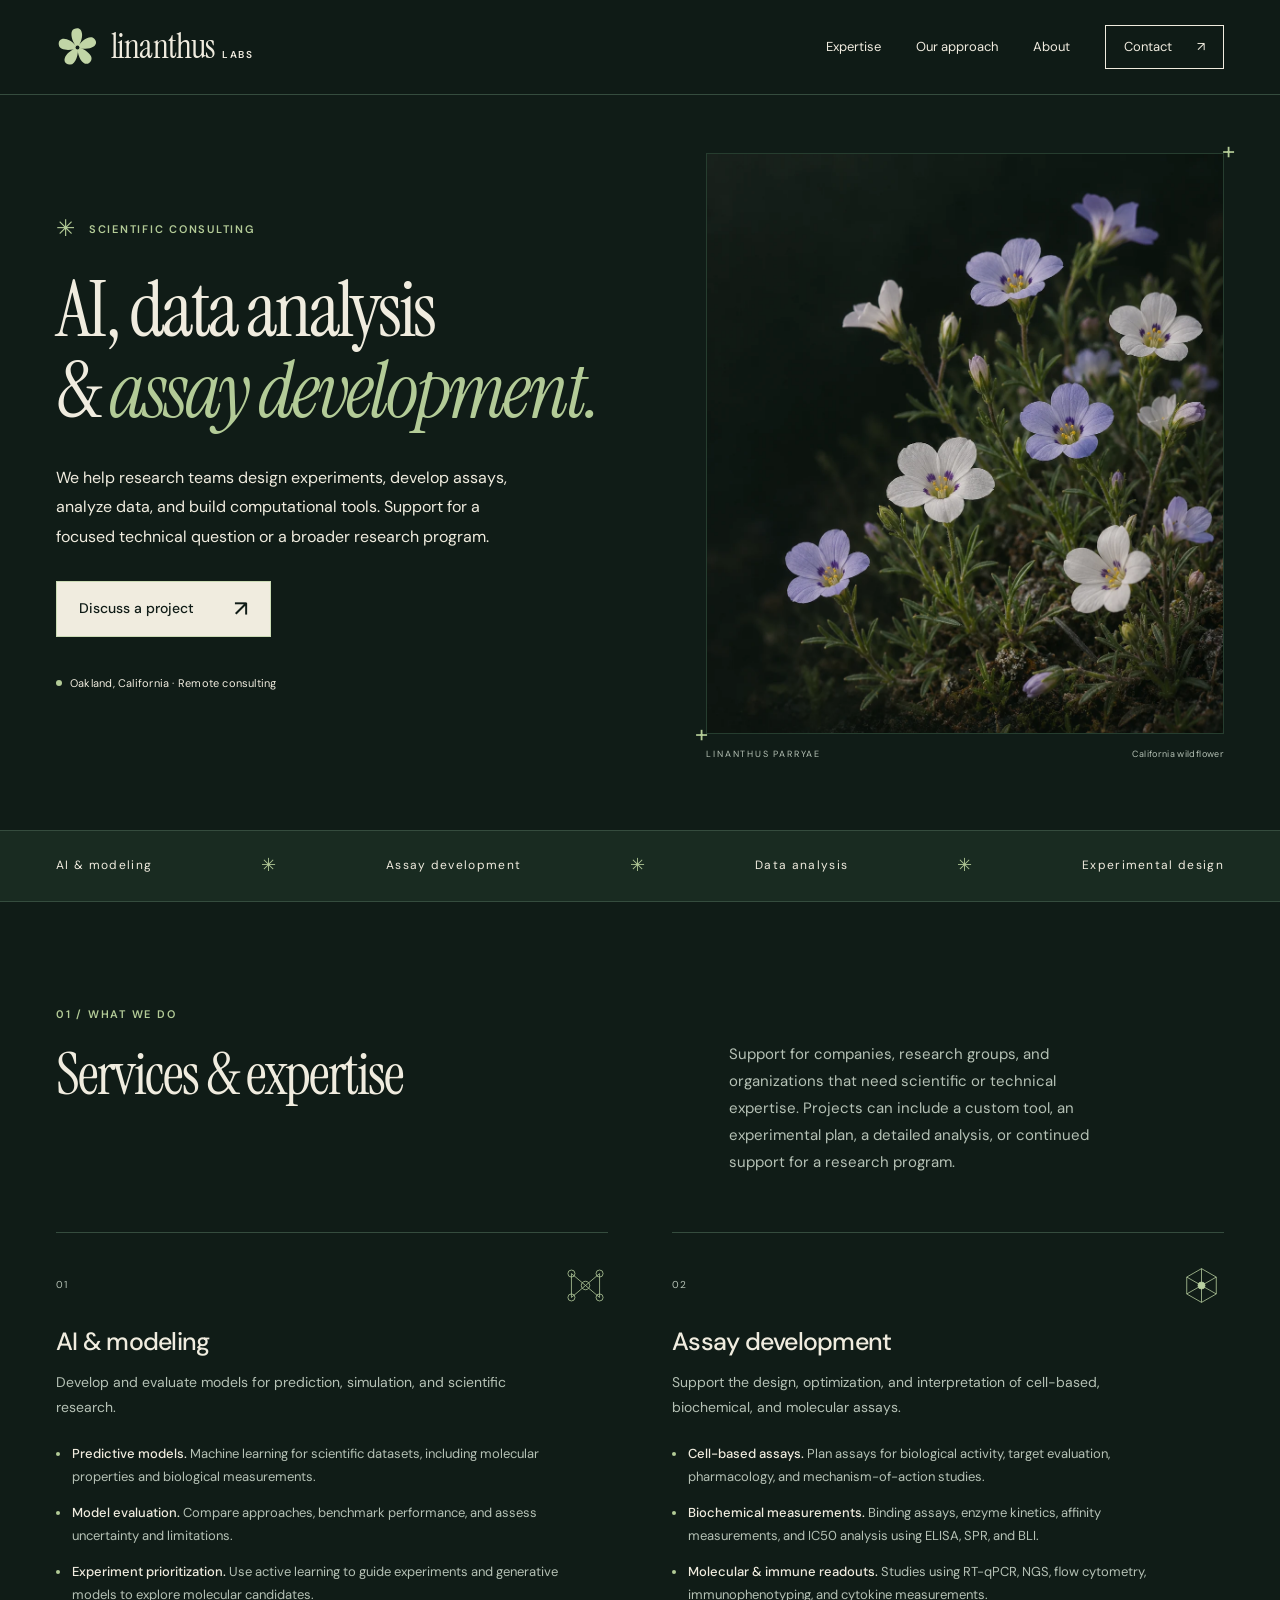
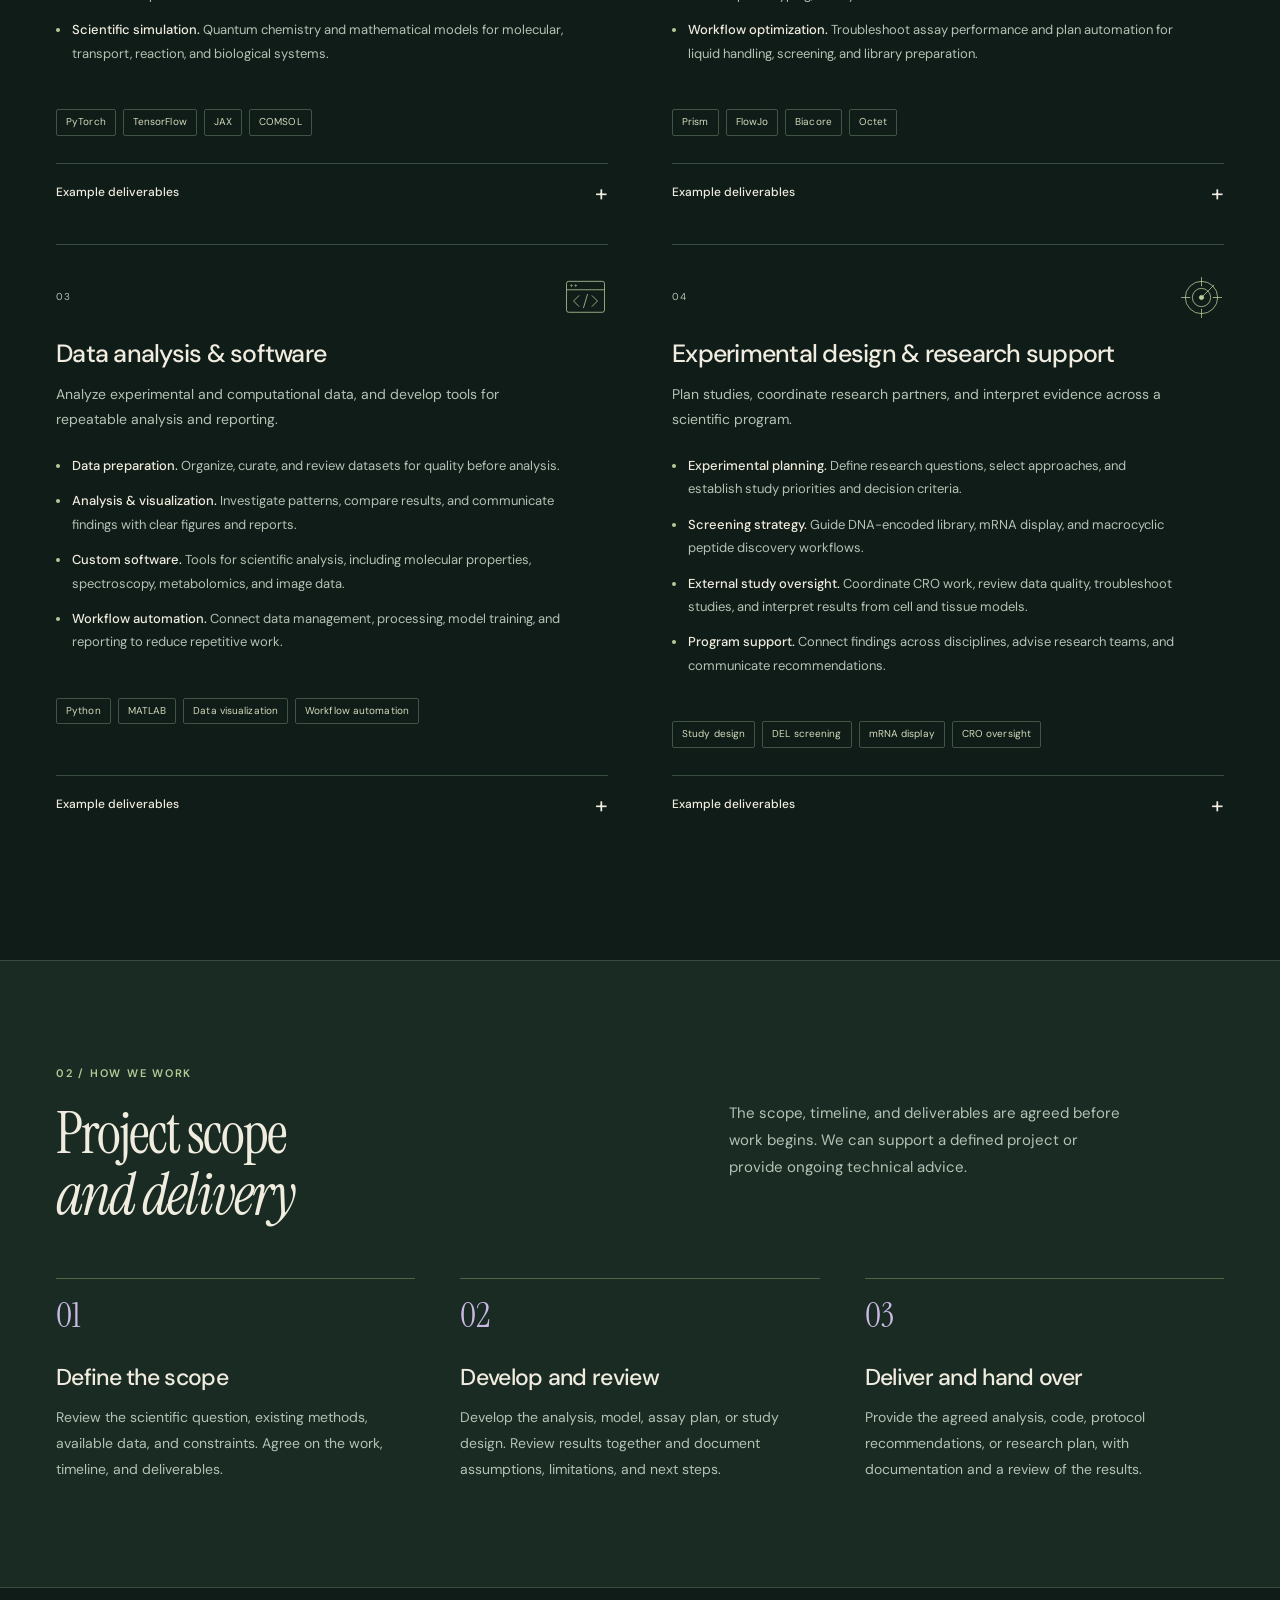
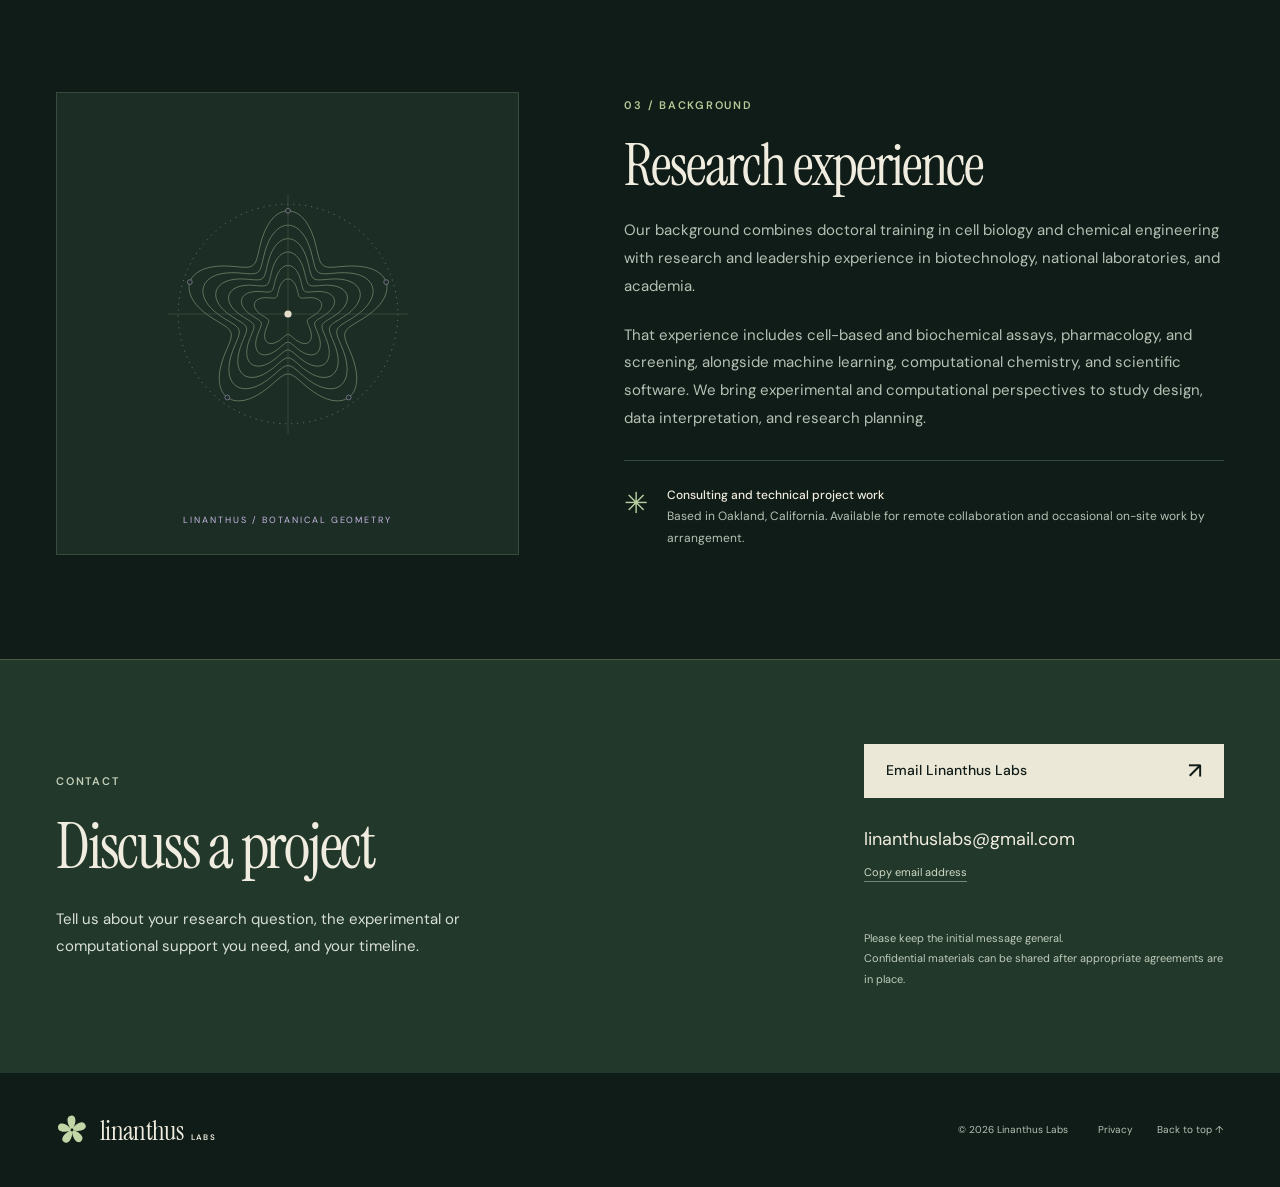
<file: docs/index.html>
<!doctype html>
<html lang="en">
<head>
  <meta charset="utf-8">
  <meta name="viewport" content="width=device-width, initial-scale=1">
  <meta name="theme-color" content="#101c17">
  <title>Linanthus Labs | AI, data analysis &amp; assay development</title>
  <meta name="description" content="Scientific consulting in AI, data analysis, assay development, and experimental design. Based in Oakland, California.">
  <link rel="canonical" href="https://linanthus.com/">
  <meta property="og:type" content="website">
  <meta property="og:site_name" content="Linanthus Labs">
  <meta property="og:title" content="Linanthus Labs | AI, data analysis &amp; assay development">
  <meta property="og:description" content="AI, data analysis, assay development, and research support. Based in Oakland, California.">
  <meta property="og:url" content="https://linanthus.com/">
  <meta property="og:image" content="https://linanthus.com/assets/social-card.png">
  <meta property="og:image:width" content="1200">
  <meta property="og:image:height" content="630">
  <meta property="og:image:alt" content="Linanthus Labs: AI, data analysis and assay development. Cream and lavender flowers on a dark forest-green background.">
  <meta name="twitter:card" content="summary_large_image">
  <link rel="icon" href="assets/mark.svg" type="image/svg+xml">
  <link rel="apple-touch-icon" href="assets/apple-touch-icon.png">
  <link rel="preload" href="assets/fonts/instrument-serif-regular.woff" as="font" type="font/woff" crossorigin>
  <link rel="stylesheet" href="styles.css">
  <script src="script.js" defer></script>
</head>
<body>
  <a class="skip-link" href="#main">Skip to content</a>
  <header class="site-header">
    <div class="shell header-inner">
      <a href="./" class="brand" aria-label="Linanthus Labs home">
        <img src="assets/mark.svg" width="43" height="43" alt="">
        <span>linanthus<span class="brand-labs">LABS</span></span>
      </a>
      <button class="menu-toggle" type="button" aria-controls="navigation" aria-expanded="false">Menu <span aria-hidden="true">+</span></button>
      <nav class="navigation" id="navigation" aria-label="Main navigation">
        <a href="#expertise">Expertise</a>
        <a href="#approach">Our approach</a>
        <a href="#about">About</a>
        <a href="#contact" class="nav-contact">Contact <span aria-hidden="true">↗</span></a>
      </nav>
    </div>
  </header>
  <main id="main">
    <section class="hero shell" aria-labelledby="hero-heading">
      <div class="hero-copy">
        <p class="eyebrow"><span class="small-star" aria-hidden="true">✳</span> SCIENTIFIC CONSULTING</p>
        <h1 id="hero-heading">AI, data analysis<br>&amp; <em>assay development.</em></h1>
        <p class="hero-description">We help research teams design experiments, develop assays, analyze data, and build computational tools. Support for a focused technical question or a broader research program.</p>
        <a class="button button-dark" href="#contact">Discuss a project <span aria-hidden="true">↗</span></a>
        <p class="hero-location"><span class="location-dot" aria-hidden="true"></span> Oakland, California · Remote consulting</p>
      </div>
      <figure class="hero-art">
        <div class="art-image-wrap"><img class="botanical" src="assets/linanthus-dark.webp" width="1122" height="1402" alt="Cream and lavender Linanthus flowers with fine green foliage on a dark forest-green background." fetchpriority="high"></div>
        <span class="art-cross cross-top" aria-hidden="true">+</span><span class="art-cross cross-bottom" aria-hidden="true">+</span>
        <figcaption><span>LINANTHUS PARRYAE</span><span>California wildflower</span></figcaption>
      </figure>
    </section>
    <div class="discipline-band"><div class="shell discipline-inner">
<span>AI &amp; modeling</span><span aria-hidden="true">✳</span><span>Assay development</span><span aria-hidden="true">✳</span><span>Data analysis</span><span aria-hidden="true">✳</span><span>Experimental design</span>
</div></div>
    <section class="expertise section-pad shell" id="expertise" aria-labelledby="expertise-heading">
      <div class="section-heading">
        <div>
<p class="eyebrow">01 / WHAT WE DO</p>
<h2 id="expertise-heading">Services &amp; expertise</h2>
</div>
        <p>Support for companies, research groups, and organizations that need scientific or technical expertise. Projects can include a custom tool, an experimental plan, a detailed analysis, or continued support for a research program.</p>
      </div>
      <div class="capabilities">
        <article class="capability">
          <div class="capability-top"><span class="service-number">01</span><svg viewbox="0 0 64 64" aria-hidden="true"><path d="m12 15 20 17 20-17M12 49l20-17 20 17M12 15v34M52 15v34"></path><circle cx="12" cy="15" r="5"></circle><circle cx="52" cy="15" r="5"></circle><circle cx="32" cy="32" r="6"></circle><circle cx="12" cy="49" r="5"></circle><circle cx="52" cy="49" r="5"></circle></svg></div>
          <h3>AI &amp; modeling</h3>
          <p>Develop and evaluate models for prediction, simulation, and scientific research.</p>
          <ul class="skill-list">
              <li><strong>Predictive models.</strong> Machine learning for scientific datasets, including molecular properties and biological measurements.</li>
              <li><strong>Model evaluation.</strong> Compare approaches, benchmark performance, and assess uncertainty and limitations.</li>
              <li><strong>Experiment prioritization.</strong> Use active learning to guide experiments and generative models to explore molecular candidates.</li>
              <li><strong>Scientific simulation.</strong> Quantum chemistry and mathematical models for molecular, transport, reaction, and biological systems.</li>
          </ul>
          <ul class="tags" aria-label="Selected methods and tools"><li>PyTorch</li><li>TensorFlow</li><li>JAX</li><li>COMSOL</li></ul>
          <details><summary>Example deliverables <span aria-hidden="true">+</span></summary><div class="detail-body"><p>Feasibility assessment, model benchmark, trained prototype, prioritized experiment list, or documented simulation.</p></div></details>
        </article>
        <article class="capability">
          <div class="capability-top"><span class="service-number">02</span><svg viewbox="0 0 64 64" aria-hidden="true"><path d="m32 8 21 12v24L32 56 11 44V20Z M32 8v24m21-12L32 32 11 20m21 12v24M11 44l21-12 21 12"></path><circle cx="32" cy="32" r="5" class="icon-solid"></circle></svg></div>
          <h3>Assay development</h3>
          <p>Support the design, optimization, and interpretation of cell-based, biochemical, and molecular assays.</p>
          <ul class="skill-list">
              <li><strong>Cell-based assays.</strong> Plan assays for biological activity, target evaluation, pharmacology, and mechanism-of-action studies.</li>
              <li><strong>Biochemical measurements.</strong> Binding assays, enzyme kinetics, affinity measurements, and IC50 analysis using ELISA, SPR, and BLI.</li>
              <li><strong>Molecular &amp; immune readouts.</strong> Studies using RT-qPCR, NGS, flow cytometry, immunophenotyping, and cytokine measurements.</li>
              <li><strong>Workflow optimization.</strong> Troubleshoot assay performance and plan automation for liquid handling, screening, and library preparation.</li>
          </ul>
          <ul class="tags" aria-label="Selected methods and tools"><li>Prism</li><li>FlowJo</li><li>Biacore</li><li>Octet</li></ul>
          <details><summary>Example deliverables <span aria-hidden="true">+</span></summary><div class="detail-body"><p>Assay development plan, optimization strategy, troubleshooting assessment, acceptance criteria, or interpretation of assay results.</p></div></details>
        </article>
        <article class="capability">
          <div class="capability-top"><span class="service-number">03</span><svg viewbox="0 0 64 64" aria-hidden="true"><rect x="5" y="9" width="54" height="44" rx="3"></rect><path d="M5 21h54M23 29l-8 8 8 8M41 29l8 8-8 8M35 27l-6 20"></path><circle cx="12" cy="15" r="1"></circle><circle cx="18" cy="15" r="1"></circle></svg></div>
          <h3>Data analysis &amp; software</h3>
          <p>Analyze experimental and computational data, and develop tools for repeatable analysis and reporting.</p>
          <ul class="skill-list">
              <li><strong>Data preparation.</strong> Organize, curate, and review datasets for quality before analysis.</li>
              <li><strong>Analysis &amp; visualization.</strong> Investigate patterns, compare results, and communicate findings with clear figures and reports.</li>
              <li><strong>Custom software.</strong> Tools for scientific analysis, including molecular properties, spectroscopy, metabolomics, and image data.</li>
              <li><strong>Workflow automation.</strong> Connect data management, processing, model training, and reporting to reduce repetitive work.</li>
          </ul>
          <ul class="tags" aria-label="Selected methods and tools"><li>Python</li><li>MATLAB</li><li>Data visualization</li><li>Workflow automation</li></ul>
          <details><summary>Example deliverables <span aria-hidden="true">+</span></summary><div class="detail-body"><p>Analysis report, custom software tool, reproducible processing pipeline, automated report, or documented code with handoff.</p></div></details>
        </article>
        <article class="capability">
          <div class="capability-top"><span class="service-number">04</span><svg viewbox="0 0 64 64" aria-hidden="true"><circle cx="32" cy="32" r="23"></circle><circle cx="32" cy="32" r="13"></circle><path d="M32 3v13M32 48v13M3 32h13M48 32h13M32 32l18-18"></path><circle cx="32" cy="32" r="3" class="icon-solid"></circle></svg></div>
          <h3>Experimental design &amp; research support</h3>
          <p>Plan studies, coordinate research partners, and interpret evidence across a scientific program.</p>
          <ul class="skill-list">
              <li><strong>Experimental planning.</strong> Define research questions, select approaches, and establish study priorities and decision criteria.</li>
              <li><strong>Screening strategy.</strong> Guide DNA-encoded library, mRNA display, and macrocyclic peptide discovery workflows.</li>
              <li><strong>External study oversight.</strong> Coordinate CRO work, review data quality, troubleshoot studies, and interpret results from cell and tissue models.</li>
              <li><strong>Program support.</strong> Connect findings across disciplines, advise research teams, and communicate recommendations.</li>
          </ul>
          <ul class="tags" aria-label="Selected methods and tools"><li>Study design</li><li>DEL screening</li><li>mRNA display</li><li>CRO oversight</li></ul>
          <details><summary>Example deliverables <span aria-hidden="true">+</span></summary><div class="detail-body"><p>Experimental plan, screening strategy, external study scope, data-review report, or ongoing scientific guidance.</p></div></details>
        </article>
      </div>
    </section>
    <section class="approach section-pad" id="approach" aria-labelledby="approach-heading">
      <div class="shell">
        <div class="section-heading">
<div>
<p class="eyebrow">02 / HOW WE WORK</p>
<h2 id="approach-heading">Project scope<br><em>and delivery</em>
</h2>
</div>
<p>The scope, timeline, and deliverables are agreed before work begins. We can support a defined project or provide ongoing technical advice.</p>
</div>
        <ol class="process">
          <li>
<span class="process-number">01</span><h3>Define the scope</h3>
<p>Review the scientific question, existing methods, available data, and constraints. Agree on the work, timeline, and deliverables.</p>
</li>
          <li>
<span class="process-number">02</span><h3>Develop and review</h3>
<p>Develop the analysis, model, assay plan, or study design. Review results together and document assumptions, limitations, and next steps.</p>
</li>
          <li>
<span class="process-number">03</span><h3>Deliver and hand over</h3>
<p>Provide the agreed analysis, code, protocol recommendations, or research plan, with documentation and a review of the results.</p>
</li>
        </ol>
      </div>
    </section>
    <section class="about section-pad shell" id="about" aria-labelledby="about-heading">
      <div class="about-art" aria-hidden="true">
<img src="assets/field-mark.svg" width="500" height="500" alt="" loading="lazy"><span>LINANTHUS / BOTANICAL GEOMETRY</span>
</div>
      <div class="about-copy">
<p class="eyebrow">03 / BACKGROUND</p>
<h2 id="about-heading">Research experience</h2>
<p>Our background combines doctoral training in cell biology and chemical engineering with research and leadership experience in biotechnology, national laboratories, and academia.</p>
<p>That experience includes cell-based and biochemical assays, pharmacology, and screening, alongside machine learning, computational chemistry, and scientific software. We bring experimental and computational perspectives to study design, data interpretation, and research planning.</p>
<div class="about-note">
<span aria-hidden="true">✳</span><p><strong>Consulting and technical project work</strong><br>Based in Oakland, California. Available for remote collaboration and occasional on-site work by arrangement.</p>
</div>
</div>
    </section>
    <section class="contact" id="contact" aria-labelledby="contact-heading">
      <div class="shell contact-inner">
<div>
<p class="eyebrow">CONTACT</p>
<h2 id="contact-heading">Discuss a project</h2>
<p>Tell us about your research question, the experimental or computational support you need, and your timeline.</p>
</div>
<div class="contact-action">
<a class="button button-light" href="mailto:linanthuslabs@gmail.com?subject=Project%20inquiry%20%7C%20Linanthus%20Labs">Email Linanthus Labs <span aria-hidden="true">↗</span></a><a class="email-link" href="mailto:linanthuslabs@gmail.com">linanthuslabs@gmail.com</a><button class="copy-email" data-email="linanthuslabs@gmail.com" type="button" hidden>Copy email address</button><p class="copy-status" role="status" aria-live="polite"></p>
<p class="contact-note">Please keep the initial message general.<br>Confidential materials can be shared after appropriate agreements are in place.</p>
</div>
</div>
    </section>
  </main>
  <footer class="site-footer shell"><a href="./" class="brand footer-brand" aria-label="Linanthus Labs home"><img src="assets/mark.svg" width="32" height="32" alt=""><span>linanthus<span class="brand-labs">LABS</span></span></a><span class="footer-copyright">© <span id="year">2026</span> Linanthus Labs</span><div class="footer-links">
<a href="privacy.html">Privacy</a><a href="#main">Back to top <span aria-hidden="true">↑</span></a>
</div></footer>
</body>
</html>
</file>
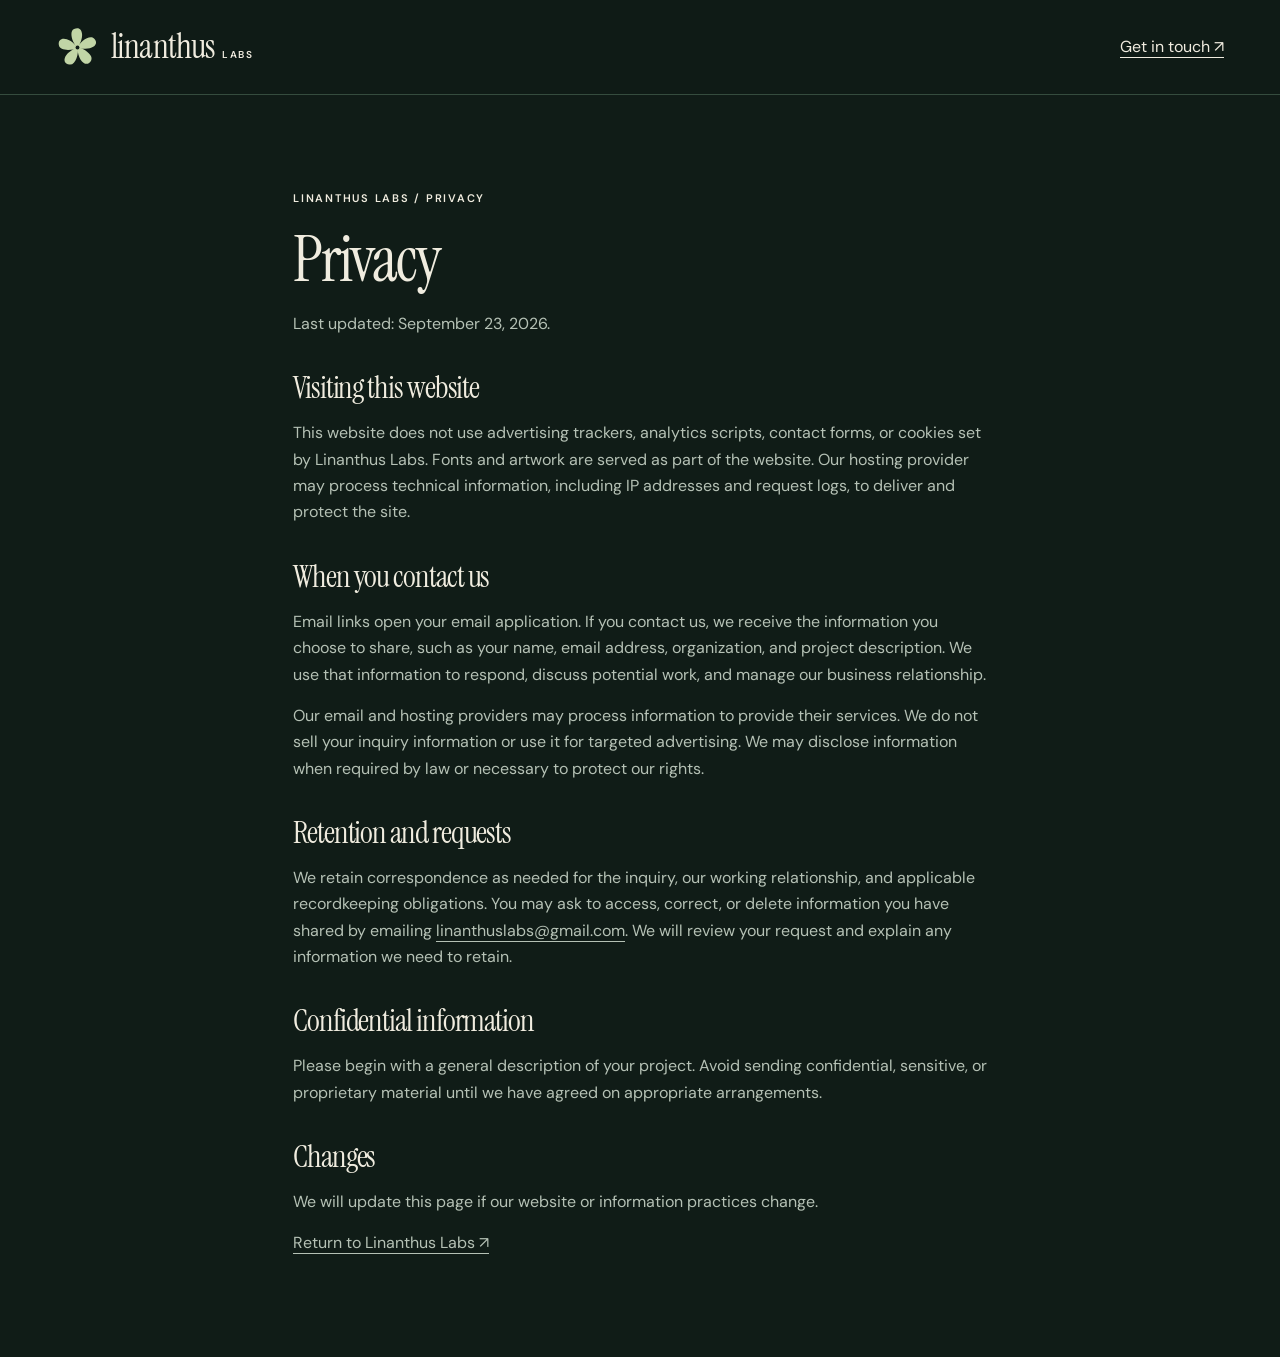
<file: docs/privacy.html>
<!doctype html>
<html lang="en"><head><meta charset="utf-8"><meta name="viewport" content="width=device-width, initial-scale=1"><meta name="theme-color" content="#101c17"><title>Privacy | Linanthus Labs</title><meta name="description" content="How Linanthus Labs handles information shared through this website and email."><link rel="canonical" href="https://linanthus.com/privacy.html"><link rel="icon" href="assets/mark.svg" type="image/svg+xml"><link rel="stylesheet" href="styles.css"></head>
<body><a class="skip-link" href="#main">Skip to content</a><header class="site-header"><div class="shell header-inner"><a href="./" class="brand" aria-label="Linanthus Labs home"><img src="assets/mark.svg" width="43" height="43" alt=""><span>linanthus<span class="brand-labs">LABS</span></span></a><a href="./#contact">Get in touch ↗</a></div></header>
<main class="prose" id="main"><p class="eyebrow">LINANTHUS LABS / PRIVACY</p><h1>Privacy</h1><p>Last updated: September 23, 2026.</p>
<h2>Visiting this website</h2><p>This website does not use advertising trackers, analytics scripts, contact forms, or cookies set by Linanthus Labs. Fonts and artwork are served as part of the website. Our hosting provider may process technical information, including IP addresses and request logs, to deliver and protect the site.</p>
<h2>When you contact us</h2><p>Email links open your email application. If you contact us, we receive the information you choose to share, such as your name, email address, organization, and project description. We use that information to respond, discuss potential work, and manage our business relationship.</p><p>Our email and hosting providers may process information to provide their services. We do not sell your inquiry information or use it for targeted advertising. We may disclose information when required by law or necessary to protect our rights.</p>
<h2>Retention and requests</h2><p>We retain correspondence as needed for the inquiry, our working relationship, and applicable recordkeeping obligations. You may ask to access, correct, or delete information you have shared by emailing <a href="mailto:linanthuslabs@gmail.com">linanthuslabs@gmail.com</a>. We will review your request and explain any information we need to retain.</p>
<h2>Confidential information</h2><p>Please begin with a general description of your project. Avoid sending confidential, sensitive, or proprietary material until we have agreed on appropriate arrangements.</p><h2>Changes</h2><p>We will update this page if our website or information practices change.</p><p><a href="./">Return to Linanthus Labs ↗</a></p></main></body></html>
</file>
<file: docs/styles.css>
@font-face{font-family:Instrument Serif;font-style:normal;font-weight:400;font-display:swap;src:url(assets/fonts/instrument-serif-regular.woff) format('woff')}
@font-face{font-family:Instrument Serif;font-style:italic;font-weight:400;font-display:swap;src:url(assets/fonts/instrument-serif-italic.woff) format('woff')}
@font-face{font-family:DM Sans;font-style:normal;font-weight:400 700;font-display:swap;src:url(assets/fonts/dm-sans.woff) format('woff')}
:root{--paper:#101c17;--ink:#f0ecdf;--muted:#b5c1b5;--line:#354c3e;--lavender:#c9b7e4;--cream:#f4efdf;--sage:#b3cb97;color-scheme:dark;--serif:'Instrument Serif',Georgia,serif;--sans:'DM Sans',Arial,sans-serif}
*{box-sizing:border-box}html{scroll-behavior:smooth;scroll-padding-top:110px}body{margin:0;background:var(--paper);color:var(--ink);font-family:var(--sans);font-size:16px;line-height:1.65;-webkit-font-smoothing:antialiased}a{color:inherit;text-underline-offset:5px}button{font:inherit}button,a,summary{-webkit-tap-highlight-color:transparent}a:focus-visible,button:focus-visible,summary:focus-visible{outline:3px solid #c9b7e4;outline-offset:6px;border-radius:2px}img{max-width:100%;display:block}h1,h2,h3,p,figure{margin:0}h1,h2{font-family:var(--serif);font-weight:400;letter-spacing:-.035em}h1 em,h2 em{font-weight:400}h3{font-weight:500;letter-spacing:-.03em;line-height:1.2}.shell{width:min(1280px,calc(100% - 112px));margin-inline:auto}.section-pad{padding-block:104px}.eyebrow{font-size:11px;letter-spacing:.16em;font-weight:600;line-height:1.5}.skip-link{position:fixed;top:12px;left:12px;z-index:20;transform:translateY(-200%);background:var(--ink);color:var(--paper);padding:12px 20px}.skip-link:focus{transform:translateY(0)}.site-header{position:sticky;top:0;z-index:10;background:rgba(16,28,23,.96);backdrop-filter:blur(14px);border-bottom:1px solid var(--line)}.header-inner{display:flex;align-items:center;justify-content:space-between;min-height:94px;gap:24px}.brand{display:flex;align-items:center;gap:12px;text-decoration:none;font-family:var(--serif);font-size:34px;letter-spacing:-.025em;line-height:1}.brand>span{display:flex;align-items:baseline;gap:8px}.brand-labs{font-family:var(--sans);font-size:10px;letter-spacing:.15em;font-weight:600}.navigation{display:flex;align-items:center;gap:35px;font-size:13px}.navigation a{text-decoration:none}.navigation a:hover{text-decoration:underline}.navigation .nav-contact{border:1px solid var(--ink);padding:10px 18px;display:flex;gap:25px}.nav-contact:hover{background:var(--ink);color:var(--paper);text-decoration:none!important}.menu-toggle{display:none}.hero{display:grid;grid-template-columns:1.15fr 1fr;align-items:center;gap:55px;padding-block:54px 64px;min-height:735px}.hero-copy{padding:6px 0 12px}.hero .eyebrow{display:flex;align-items:center;gap:12px;margin-bottom:29px}.small-star{font-size:23px;font-weight:400;line-height:1}h1{font-size:clamp(56px,6.1vw,88px);line-height:1.04;letter-spacing:-.035em;white-space:normal}h1 em{color:#b3cb97}.hero-description{font-size:16px;line-height:1.85;max-width:470px;margin-top:31px}.button{display:inline-flex;align-items:center;justify-content:space-between;gap:40px;padding:15px 22px;text-decoration:none;font-weight:500;font-size:14px;min-height:54px;transition:background .2s,transform .2s}.button span{font-size:22px;line-height:1}.button:hover{transform:translateY(-2px)}.button-dark{background:var(--ink);color:var(--paper);margin-top:30px}.button-dark:hover{background:#d5e2c4}.hero-location{margin-top:37px;font-size:11px;letter-spacing:.02em;display:flex;align-items:center;gap:8px}.location-dot{width:6px;height:6px;display:inline-block;border-radius:50%;background:#b3cb97}.hero-art{position:relative;align-self:stretch;display:flex;flex-direction:column;justify-content:center}.art-image-wrap{position:relative;overflow:hidden;aspect-ratio: .89;background:#14251c;max-height:583px}.botanical{width:100%;height:100%;object-fit:cover;object-position:center top}.art-cross{color:var(--sage);position:absolute;font-size:24px;font-weight:400;line-height:1}.cross-top{right:-11px;top:-10px}.cross-bottom{left:-11px;bottom:20px}.hero-art figcaption{color:var(--muted);display:flex;justify-content:space-between;font-size:9px;letter-spacing:.04em;margin-top:13px;gap:12px}.hero-art figcaption span:first-child{letter-spacing:.2em}.discipline-band{border-block:1px solid var(--line);background:#192b21}.discipline-inner{display:flex;align-items:center;justify-content:space-between;padding-block:20px;font-size:12px;letter-spacing:.11em}.discipline-inner span[aria-hidden]{font-size:18px;color:#b0c695}.section-heading{display:grid;grid-template-columns:1.2fr 1fr;gap:80px;align-items:end;margin-bottom:53px}h2{font-size:clamp(42px,4.5vw,62px);line-height:1.06}.section-heading .eyebrow,.about-copy .eyebrow{margin-bottom:22px}.section-heading>p{max-width:400px;color:var(--muted);font-size:15px;line-height:1.8;padding-bottom:3px}.capabilities{display:grid;grid-template-columns:1fr 1fr;gap:0 64px}.capability{padding-block:30px 35px;border-top:1px solid var(--line)}.capability-top{display:flex;align-items:center;justify-content:space-between;margin-bottom:19px}.service-number{font-size:10px;letter-spacing:.1em;color:var(--muted)}.capability svg{width:45px;height:45px;fill:none;stroke:#b8cfa0;stroke-width:1.1}.capability svg .icon-solid{fill:#b8cfa0}.capability h3{font-size:25px;margin-bottom:13px}.capability>p{max-width:500px;font-size:14px;line-height:1.8;color:var(--muted)}.tags{display:flex;flex-wrap:wrap;list-style:none;gap:7px;padding:0;margin:20px 0 27px}.tags li{font-size:10px;border:1px solid #405445;padding:4px 9px;border-radius:2px;letter-spacing:.01em}details{border-top:1px solid var(--line);padding-top:14px}summary{display:flex;align-items:center;justify-content:space-between;cursor:pointer;font-size:12px;font-weight:500;list-style:none;min-height:31px}summary::-webkit-details-marker{display:none}summary span{font-size:23px;font-weight:400;line-height:1;transition:transform .2s}details[open] summary span{transform:rotate(45deg)}.detail-body{font-size:13px;padding-top:12px;color:var(--muted);max-width:450px}.detail-body p+p{margin-top:12px}.detail-body strong{font-size:11px;font-weight:600;color:var(--ink)}.approach{background:#192b22;border-block:1px solid #354c3e}.process{list-style:none;display:grid;grid-template-columns:repeat(3,1fr);gap:45px;margin:0;padding:0}.process li{border-top:1px solid #506546;padding-top:19px}.process-number{font-family:var(--serif);font-size:35px;color:#c9b7e4;display:block;line-height:1;margin-bottom:31px}.process h3{font-size:23px;margin-bottom:13px}.process p{font-size:14px;line-height:1.85;color:var(--muted)}.about{display:grid;grid-template-columns:.85fr 1.1fr;gap:105px;align-items:center}.about-art{aspect-ratio:1;background:#1b2d24;border:1px solid #354c3e;position:relative;display:grid;place-content:center;padding:28px}.about-art>img{width:100%;height:auto;opacity:.95}.about-art>span{position:absolute;bottom:26px;width:100%;text-align:center;font-size:9px;letter-spacing:.22em;color:#c9b7e4}.about-copy>p:not(.eyebrow){font-size:15px;color:var(--muted);margin-top:21px;line-height:1.85}.about-note{display:flex;gap:19px;margin-top:27px;padding-top:24px;border-top:1px solid var(--line)}.about-note>span{font-size:29px;line-height:1.3;color:#b8cfa0}.about-note p{font-size:12px;color:var(--muted);line-height:1.8}.about-note strong{color:var(--ink);font-weight:500}.contact{background:#21382b;color:var(--ink);border-top:1px solid #486040;padding-block:84px}.contact-inner{display:grid;grid-template-columns:1.2fr 1fr;align-items:center;gap:100px}.contact .eyebrow{color:#c3ceb7;margin-bottom:23px}.contact h2{font-size:clamp(45px,5vw,70px)}.contact h2 em{color:#c2cba8}.contact p:not(.eyebrow):not(.contact-note):not(.copy-status){font-size:15px;line-height:1.8;color:#dae0d5;max-width:430px;margin-top:24px}.contact-action{max-width:360px;justify-self:end;width:100%}.button-light{background:#ece8d8;color:var(--paper);width:100%}.button-light:hover{background:#d9e6c9}.email-link{display:block;font-size:18px;margin-top:27px;text-decoration:none}.email-link:hover{text-decoration:underline}.copy-email{border:0;border-bottom:1px solid #758679;background:none;color:#d1dcc7;padding:0;cursor:pointer;font-size:11px;margin-top:8px}.copy-status{font-size:11px;color:#d1dcc7;min-height:20px;margin-top:4px}.contact-note{font-size:11px;color:#bfcbba;margin-top:20px;line-height:1.85}.site-footer{display:flex;align-items:center;gap:30px;min-height:114px}.footer-brand{font-size:27px}.footer-brand .brand-labs{font-size:8px}.footer-copyright{font-size:10px;color:var(--muted);margin-left:auto}.footer-links{display:flex;gap:24px;font-size:10px;color:var(--muted)}.footer-links a{text-decoration:none}.footer-links a:hover{text-decoration:underline}.prose{max-width:750px;margin:0 auto;padding:80px 28px 100px}.prose h1{font-size:64px;white-space:normal;margin-bottom:18px}.prose h2{font-size:31px;margin:35px 0 10px}.prose p{margin-top:15px;color:var(--muted)}.prose .eyebrow{color:var(--ink);margin-bottom:20px}.prose ul{padding-left:22px;color:var(--muted)}
@media(min-width:1500px){.hero{min-height:790px;gap:72px}.art-image-wrap{max-height:625px}}
@media(max-width:1100px){.shell{width:calc(100% - 72px)}.hero{gap:35px;min-height:640px}h1{font-size:6.1vw}.hero-description{font-size:15px}.hero-location{font-size:10px}.art-image-wrap{max-height:510px}.navigation{gap:22px}.section-heading{gap:50px}.capabilities{gap:0 40px}.about{gap:55px}.contact-inner{gap:65px}.section-pad{padding-block:80px}}
@media(max-width:760px){html{scroll-padding-top:90px}.shell{width:calc(100% - 40px)}.header-inner{min-height:79px;flex-wrap:wrap;gap:0}.brand{font-size:30px;gap:10px}.brand img{width:35px;height:35px}.brand-labs{font-size:9px}.navigation{width:100%;padding:16px 0 22px;justify-content:space-between;gap:16px;border-top:1px solid var(--line);font-size:12px}.navigation .nav-contact{padding:6px 11px;gap:13px}.js .menu-toggle{display:flex;align-items:center;gap:17px;border:0;background:none;color:var(--ink);padding:12px 0 12px 12px;font-size:12px;cursor:pointer}.menu-toggle>span{font-size:24px;line-height:1}.js .navigation:not(.is-open){display:none}.hero{grid-template-columns:1fr;gap:38px;padding-block:41px 35px;min-height:0}.hero-copy{padding:0}.hero .eyebrow{font-size:10px;margin-bottom:23px}h1{font-size:clamp(49px,9.8vw,72px);letter-spacing:-.035em}.hero-description{font-size:15px;margin-top:24px;max-width:470px}.button-dark{margin-top:25px}.hero-location{margin-top:24px;font-size:11px}.hero-art{max-width:none}.art-image-wrap{aspect-ratio:1.18;max-height:470px}.botanical{object-position:center top}.hero-art figcaption{font-size:9px}.cross-top{top:-11px;right:-9px}.cross-bottom{bottom:23px;left:-9px}.discipline-inner{font-size:9px;letter-spacing:.06em;padding-block:16px}.discipline-inner span[aria-hidden]{font-size:13px}.section-pad{padding-block:60px}.section-heading{grid-template-columns:1fr;gap:25px;margin-bottom:34px}h2{font-size:47px}.section-heading .eyebrow,.about-copy .eyebrow{margin-bottom:17px}.section-heading>p{font-size:14px}.capabilities{grid-template-columns:1fr}.capability{padding-block:24px 30px}.capability h3{font-size:26px}.capability>p{font-size:14px}.capability-top{margin-bottom:13px}.capability svg{width:39px;height:39px}.tags{margin-block:17px 19px;gap:6px}.tags li{font-size:9px}.process{grid-template-columns:1fr;gap:28px}.process li{display:grid;grid-template-columns:44px 1fr;gap:0 13px;padding-top:22px}.process-number{grid-row:span 2;font-size:31px;margin:0}.process h3{font-size:23px}.process p{font-size:14px}.about{grid-template-columns:1fr;gap:36px}.about-art{max-width:410px;width:100%;margin:0 auto;aspect-ratio:1.2}.about-art>img{max-height:305px}.about-copy>p:not(.eyebrow){font-size:14px}.contact{padding-block:55px}.contact-inner{grid-template-columns:1fr;gap:32px}.contact h2{font-size:54px}.contact-action{justify-self:start;max-width:400px}.contact p:not(.eyebrow):not(.contact-note):not(.copy-status){font-size:14px;margin-top:20px}.email-link{margin-top:22px;font-size:16px}.contact-note{margin-top:15px}.site-footer{flex-wrap:wrap;gap:18px 25px;padding-block:30px;min-height:0}.footer-brand{font-size:25px}.footer-copyright{font-size:9px}.footer-links{width:100%;padding-top:12px;justify-content:space-between;border-top:1px solid var(--line)}.prose{padding-top:50px}.prose h1{font-size:55px}}
@media(max-width:360px){h1{font-size:46px}.shell{width:calc(100% - 32px)}.brand{font-size:27px}.hero-location{font-size:10px}.navigation{font-size:11px;gap:10px}.contact h2{font-size:48px}}
@media(prefers-reduced-motion:reduce){html{scroll-behavior:auto}*,*::before,*::after{animation:none!important;transition:none!important}}

/* Detailed service lists remain visible; disclosures contain sample deliverables. */
.skill-list{list-style:none;padding:0;margin:22px 0 24px;display:grid;gap:12px}.skill-list li{position:relative;padding-left:16px;font-size:13px;line-height:1.8;color:var(--muted);max-width:510px}.skill-list li::before{content:"";position:absolute;left:0;top:10px;width:4px;height:4px;background:var(--sage);border-radius:50%}.skill-list strong{font-weight:500;color:var(--ink)}.eyebrow{color:var(--sage)}.tags{color:#d3dabc}.button-dark{border:1px solid #cbdbb5}.button-dark:hover{color:var(--paper)}.section-heading{align-items:start}.section-heading>p{padding-top:35px}.detail-body{max-width:500px}.contact h2{line-height:1.1}.about-art>img{filter:none}.hero-art .art-image-wrap{border:1px solid #263d2f}.prose h1{color:var(--ink)}
@media(max-width:760px){.discipline-inner{display:grid;grid-template-columns:1fr 1fr;gap:10px 22px;letter-spacing:.02em;font-size:10px}.discipline-inner span[aria-hidden]{display:none}.section-heading>p{padding-top:0}.skill-list li{font-size:13px}.hero-location{font-size:10px}.contact h2{font-size:52px}.capability h3{font-size:24px}.hero .art-image-wrap{aspect-ratio:1.12}}

.capability{display:flex;flex-direction:column}.capability>details{margin-top:auto}
</file>
